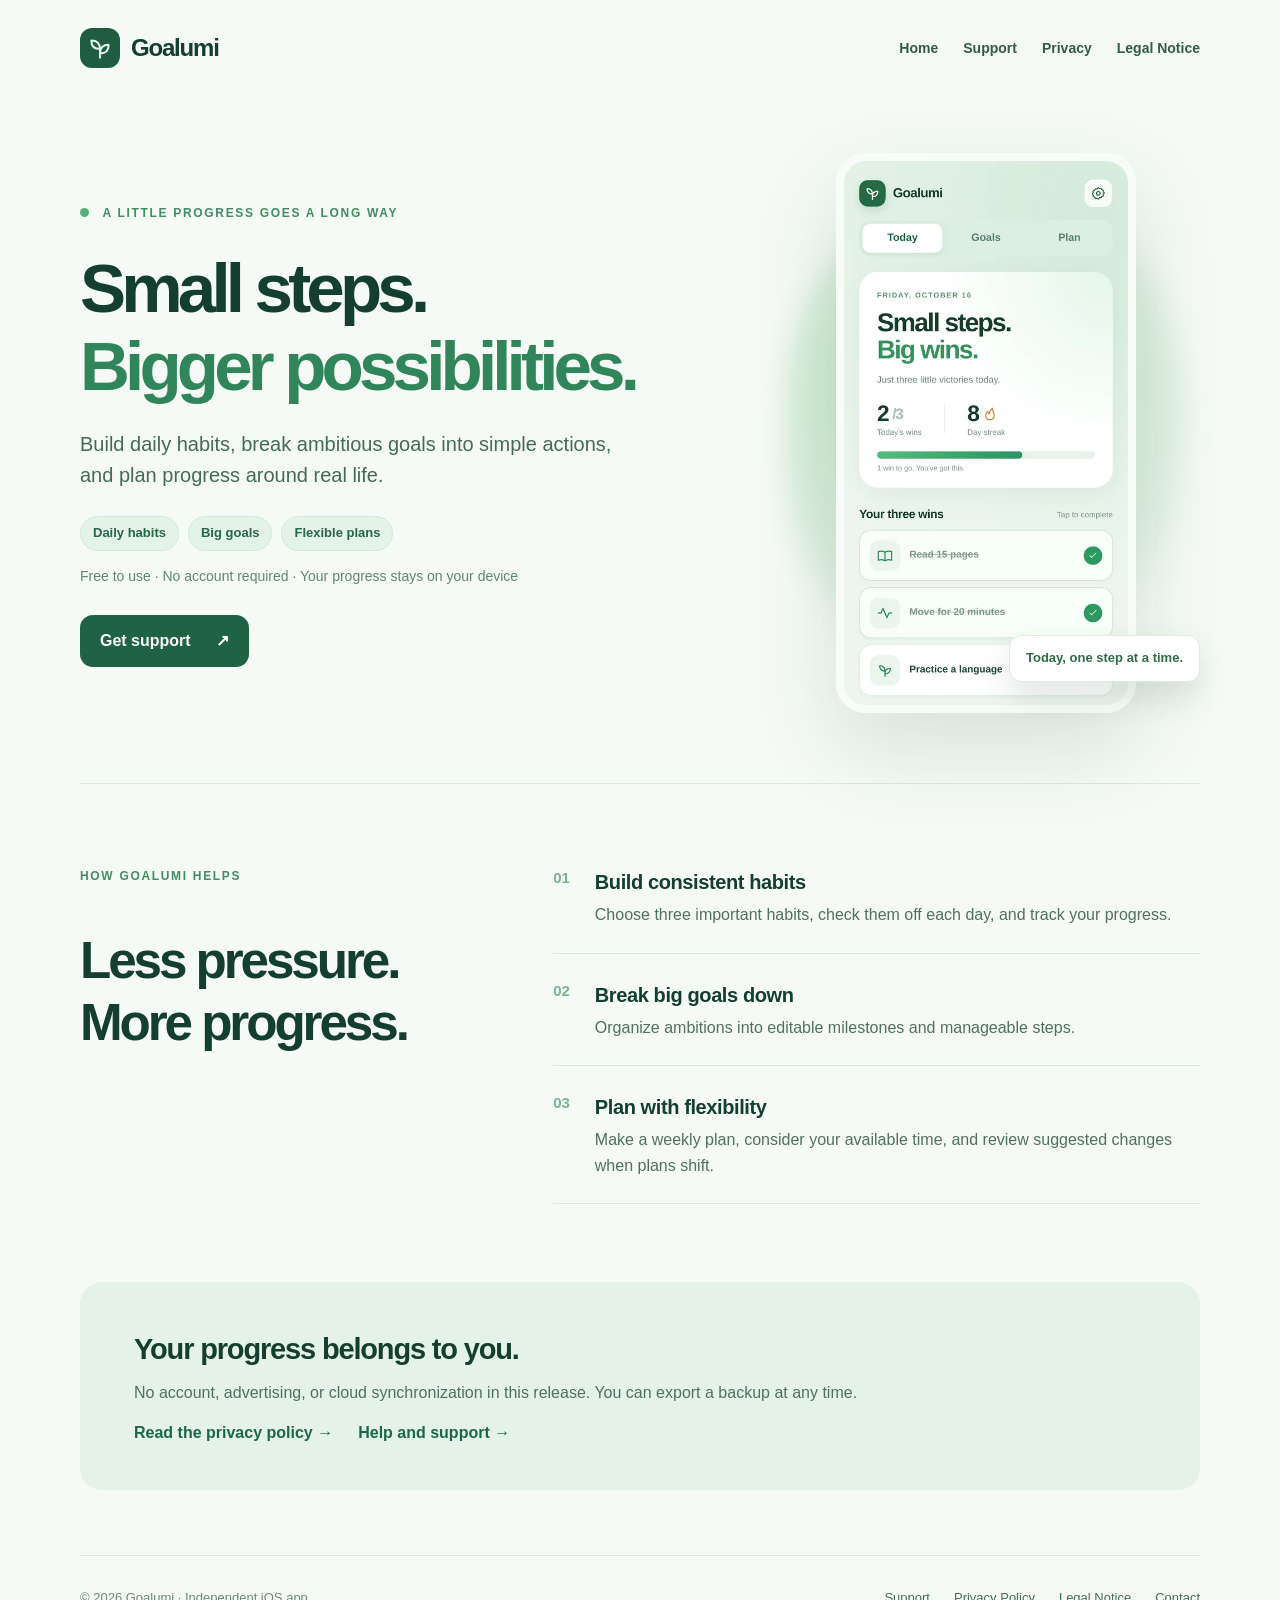
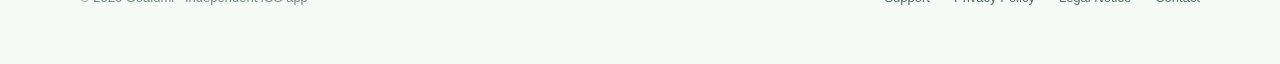
<file: index.html>
<!doctype html><html lang="en"><head><meta charset="utf-8"><meta name="viewport" content="width=device-width,initial-scale=1"><meta name="color-scheme" content="light"><meta name="theme-color" content="#edf6ee"><meta name="description" content="Goalumi helps you build habits and turn bigger goals into small, manageable steps."><link rel="icon" href="assets/goalumi-icon.png" type="image/png"><link rel="stylesheet" href="styles.css"><title>Goalumi — Small steps. Bigger possibilities.</title></head><body><header class="topbar wrap"><a class="brand" href="index.html"><span class="mark"><svg viewBox="0 0 24 24" aria-hidden="true"><path d="M12 21v-8M12 13C6.5 13 4 9.6 4 5c5 0 8 2.7 8 8ZM12 17c0-5.4 2.5-8 8-8 0 5.4-2.5 8-8 8Z"/></svg></span>Goalumi</a><nav aria-label="Site"><a href="index.html">Home</a><a href="support.html">Support</a><a href="privacy.html">Privacy</a><a href="impressum.html">Legal Notice</a></nav></header><main><section class="hero wrap"><div class="hero-copy"><span class="eyebrow"><span class="eyedot"></span> A little progress goes a long way</span><h1>Small steps.<br><em>Bigger possibilities.</em></h1><p class="lead">Build daily habits, break ambitious goals into simple actions, and plan progress around real life.</p><div class="tags"><span>Daily habits</span><span>Big goals</span><span>Flexible plans</span></div><p class="muted">Free to use · No account required · Your progress stays on your device</p><a class="mainbutton" href="support.html">Get support <span aria-hidden="true">↗</span></a></div><div class="hero-visual"><div class="visual-back"></div><img src="assets/goalumi-preview.webp" alt="Goalumi daily habits interface with sample progress" width="510" height="1105"><span class="visual-note">Today, one step at a time.</span></div></section><section class="features wrap"><div><span class="eyebrow">HOW GOALUMI HELPS</span><h2>Less pressure.<br>More progress.</h2></div><div class="feature-list"><article><span class="number">01</span><div><h3>Build consistent habits</h3><p>Choose three important habits, check them off each day, and track your progress.</p></div></article><article><span class="number">02</span><div><h3>Break big goals down</h3><p>Organize ambitions into editable milestones and manageable steps.</p></div></article><article><span class="number">03</span><div><h3>Plan with flexibility</h3><p>Make a weekly plan, consider your available time, and review suggested changes when plans shift.</p></div></article></div></section><section class="bottom-cta wrap"><h2>Your progress belongs to you.</h2><p>No account, advertising, or cloud synchronization in this release. You can export a backup at any time.</p><div class="links"><a href="privacy.html">Read the privacy policy →</a><a href="support.html">Help and support →</a></div></section></main><footer class="footer wrap"><span>© 2026 Goalumi · Independent iOS app</span><div><a href="support.html">Support</a><a href="privacy.html">Privacy Policy</a><a href="impressum.html">Legal Notice</a><a href="mailto:goalumi.support@gmail.com">Contact</a></div></footer></body></html>
</file>
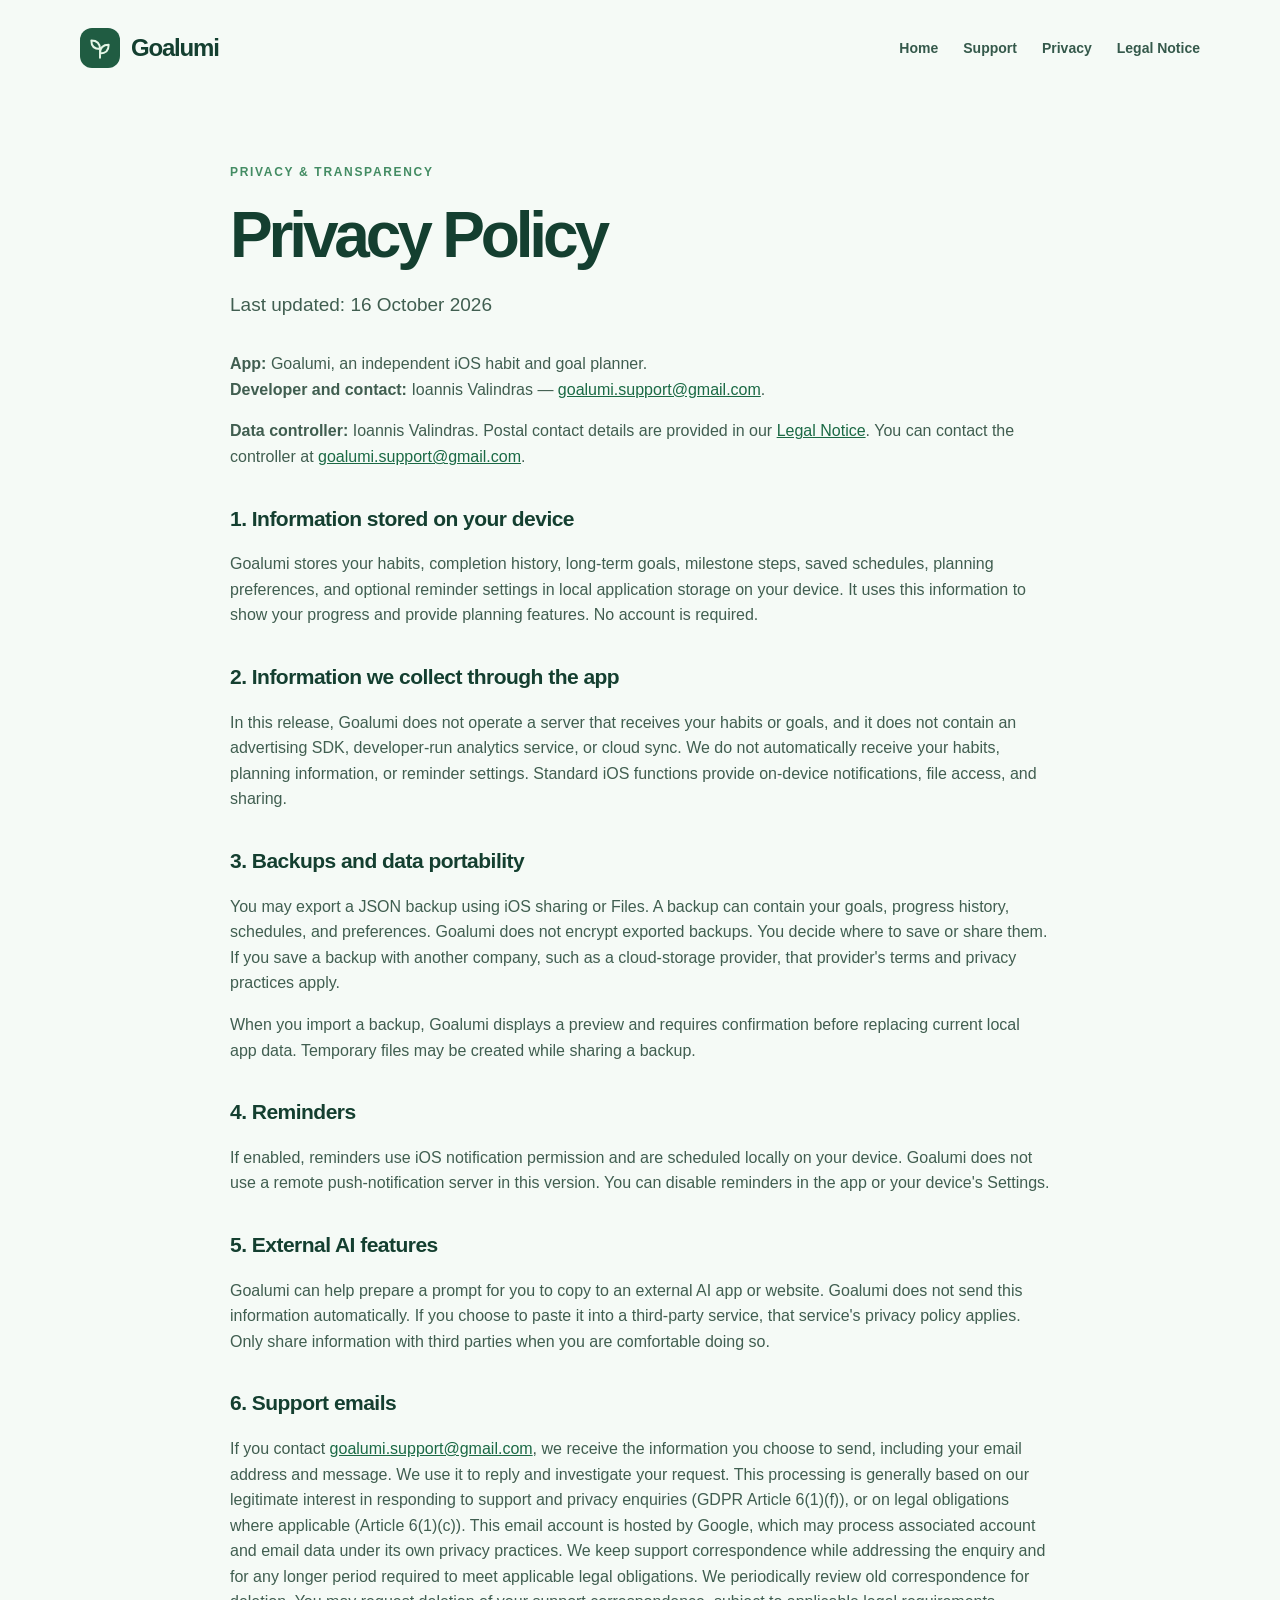
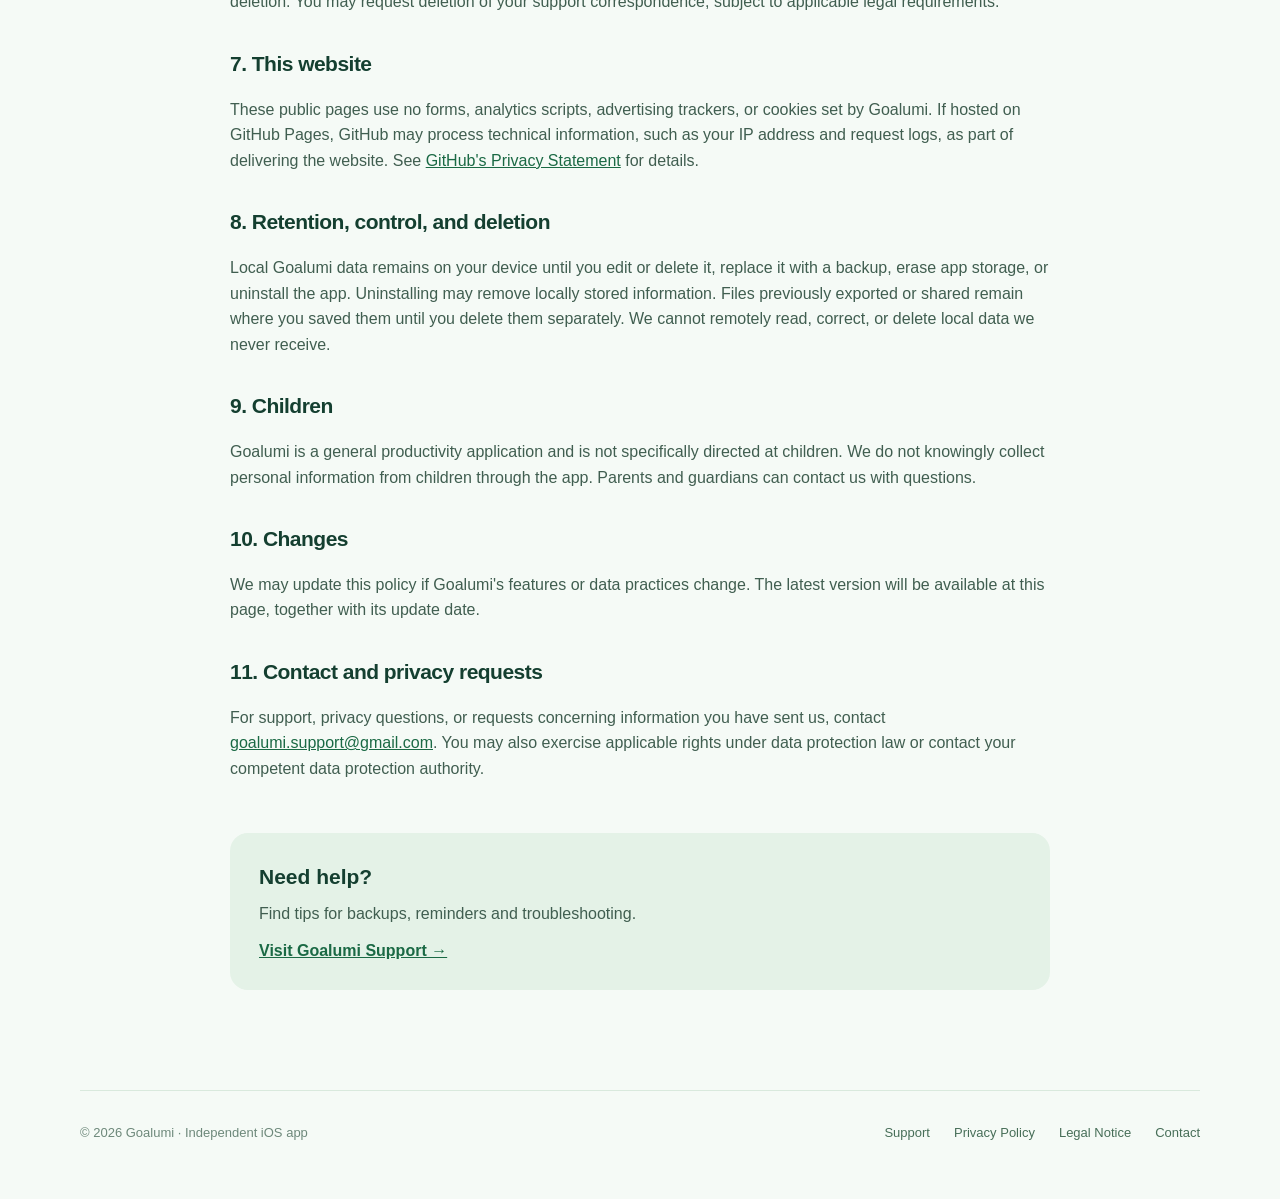
<file: privacy.html>
<!doctype html><html lang="en"><head><meta charset="utf-8"><meta name="viewport" content="width=device-width,initial-scale=1"><meta name="color-scheme" content="light"><meta name="theme-color" content="#edf6ee"><meta name="description" content="Goalumi helps you build habits and turn bigger goals into small, manageable steps."><link rel="icon" href="assets/goalumi-icon.png" type="image/png"><link rel="stylesheet" href="styles.css"><title>Goalumi — Privacy Policy</title></head><body><header class="topbar wrap"><a class="brand" href="index.html"><span class="mark"><svg viewBox="0 0 24 24" aria-hidden="true"><path d="M12 21v-8M12 13C6.5 13 4 9.6 4 5c5 0 8 2.7 8 8ZM12 17c0-5.4 2.5-8 8-8 0 5.4-2.5 8-8 8Z"/></svg></span>Goalumi</a><nav aria-label="Site"><a href="index.html">Home</a><a href="support.html">Support</a><a href="privacy.html">Privacy</a><a href="impressum.html">Legal Notice</a></nav></header><main class="wrap interior legal"><span class="eyebrow">PRIVACY & TRANSPARENCY</span><h1>Privacy Policy</h1><p class="intro">Last updated: 16 October 2026</p><p><strong>App:</strong> Goalumi, an independent iOS habit and goal planner.<br><strong>Developer and contact:</strong> Ioannis Valindras — <a href="mailto:goalumi.support@gmail.com">goalumi.support@gmail.com</a>.</p><p><strong>Data controller:</strong> Ioannis Valindras. Postal contact details are provided in our <a href="impressum.html">Legal Notice</a>. You can contact the controller at <a href="mailto:goalumi.support@gmail.com">goalumi.support@gmail.com</a>.</p><h2>1. Information stored on your device</h2><p>Goalumi stores your habits, completion history, long-term goals, milestone steps, saved schedules, planning preferences, and optional reminder settings in local application storage on your device. It uses this information to show your progress and provide planning features. No account is required.</p><h2>2. Information we collect through the app</h2><p>In this release, Goalumi does not operate a server that receives your habits or goals, and it does not contain an advertising SDK, developer-run analytics service, or cloud sync. We do not automatically receive your habits, planning information, or reminder settings. Standard iOS functions provide on-device notifications, file access, and sharing.</p><h2>3. Backups and data portability</h2><p>You may export a JSON backup using iOS sharing or Files. A backup can contain your goals, progress history, schedules, and preferences. Goalumi does not encrypt exported backups. You decide where to save or share them. If you save a backup with another company, such as a cloud-storage provider, that provider's terms and privacy practices apply.</p><p>When you import a backup, Goalumi displays a preview and requires confirmation before replacing current local app data. Temporary files may be created while sharing a backup.</p><h2>4. Reminders</h2><p>If enabled, reminders use iOS notification permission and are scheduled locally on your device. Goalumi does not use a remote push-notification server in this version. You can disable reminders in the app or your device's Settings.</p><h2>5. External AI features</h2><p>Goalumi can help prepare a prompt for you to copy to an external AI app or website. Goalumi does not send this information automatically. If you choose to paste it into a third-party service, that service's privacy policy applies. Only share information with third parties when you are comfortable doing so.</p><h2>6. Support emails</h2><p>If you contact <a href="mailto:goalumi.support@gmail.com">goalumi.support@gmail.com</a>, we receive the information you choose to send, including your email address and message. We use it to reply and investigate your request. This processing is generally based on our legitimate interest in responding to support and privacy enquiries (GDPR Article 6(1)(f)), or on legal obligations where applicable (Article 6(1)(c)). This email account is hosted by Google, which may process associated account and email data under its own privacy practices. We keep support correspondence while addressing the enquiry and for any longer period required to meet applicable legal obligations. We periodically review old correspondence for deletion. You may request deletion of your support correspondence, subject to applicable legal requirements.</p><h2>7. This website</h2><p>These public pages use no forms, analytics scripts, advertising trackers, or cookies set by Goalumi. If hosted on GitHub Pages, GitHub may process technical information, such as your IP address and request logs, as part of delivering the website. See <a href="https://docs.github.com/en/site-policy/privacy-policies/github-general-privacy-statement" rel="noopener noreferrer">GitHub's Privacy Statement</a> for details.</p><h2>8. Retention, control, and deletion</h2><p>Local Goalumi data remains on your device until you edit or delete it, replace it with a backup, erase app storage, or uninstall the app. Uninstalling may remove locally stored information. Files previously exported or shared remain where you saved them until you delete them separately. We cannot remotely read, correct, or delete local data we never receive.</p><h2>9. Children</h2><p>Goalumi is a general productivity application and is not specifically directed at children. We do not knowingly collect personal information from children through the app. Parents and guardians can contact us with questions.</p><h2>10. Changes</h2><p>We may update this policy if Goalumi's features or data practices change. The latest version will be available at this page, together with its update date.</p><h2>11. Contact and privacy requests</h2><p>For support, privacy questions, or requests concerning information you have sent us, contact <a href="mailto:goalumi.support@gmail.com">goalumi.support@gmail.com</a>. You may also exercise applicable rights under data protection law or contact your competent data protection authority.</p><div class="softcall"><h3>Need help?</h3><p>Find tips for backups, reminders and troubleshooting.</p><a href="support.html">Visit Goalumi Support →</a></div></main><footer class="footer wrap"><span>© 2026 Goalumi · Independent iOS app</span><div><a href="support.html">Support</a><a href="privacy.html">Privacy Policy</a><a href="impressum.html">Legal Notice</a><a href="mailto:goalumi.support@gmail.com">Contact</a></div></footer></body></html>
</file>
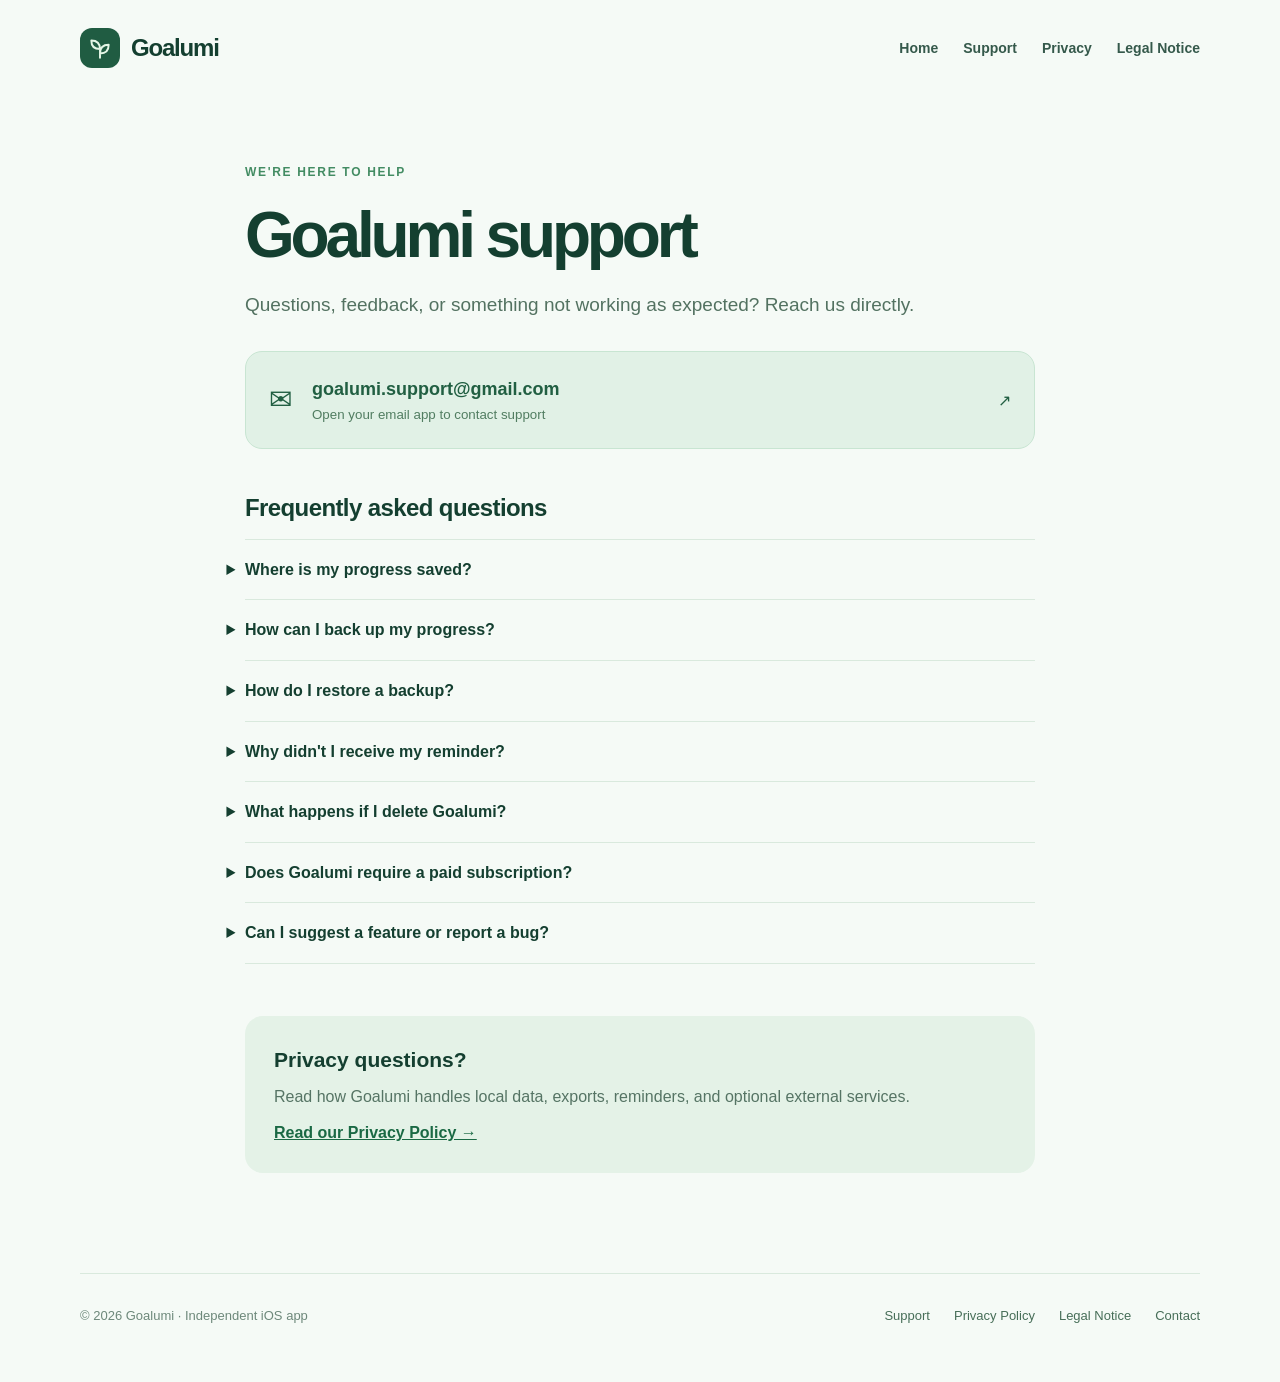
<file: support.html>
<!doctype html><html lang="en"><head><meta charset="utf-8"><meta name="viewport" content="width=device-width,initial-scale=1"><meta name="color-scheme" content="light"><meta name="theme-color" content="#edf6ee"><meta name="description" content="Goalumi helps you build habits and turn bigger goals into small, manageable steps."><link rel="icon" href="assets/goalumi-icon.png" type="image/png"><link rel="stylesheet" href="styles.css"><title>Goalumi — Help &amp; Support</title></head><body><header class="topbar wrap"><a class="brand" href="index.html"><span class="mark"><svg viewBox="0 0 24 24" aria-hidden="true"><path d="M12 21v-8M12 13C6.5 13 4 9.6 4 5c5 0 8 2.7 8 8ZM12 17c0-5.4 2.5-8 8-8 0 5.4-2.5 8-8 8Z"/></svg></span>Goalumi</a><nav aria-label="Site"><a href="index.html">Home</a><a href="support.html">Support</a><a href="privacy.html">Privacy</a><a href="impressum.html">Legal Notice</a></nav></header><main class="wrap interior"><span class="eyebrow">WE'RE HERE TO HELP</span><h1>Goalumi support</h1><p class="intro">Questions, feedback, or something not working as expected? Reach us directly.</p><a class="contact-card" href="mailto:goalumi.support@gmail.com?subject=Goalumi%20Support"><span class="contact-icon">✉</span><span><strong>goalumi.support@gmail.com</strong><small>Open your email app to contact support</small></span><span aria-hidden="true">↗</span></a><h2>Frequently asked questions</h2><div class="faq"><details><summary>Where is my progress saved?</summary><p>Goalumi keeps your habits, goals, history, and planning information locally on your device. It does not currently sync data between devices.</p></details><details><summary>How can I back up my progress?</summary><p>Open Goalumi → Settings → Back up my progress. Export the JSON file and save it somewhere you control, such as Files or your chosen cloud storage. The backup can contain personal goals and history and is not encrypted by Goalumi.</p></details><details><summary>How do I restore a backup?</summary><p>In Goalumi's Settings, choose the import/restore option, select a backup file, review the preview, and confirm only if you want to replace your device's current Goalumi data.</p></details><details><summary>Why didn't I receive my reminder?</summary><p>Check that the reminder is enabled in Goalumi and that Notifications are allowed for Goalumi in iPhone Settings. iOS may manage notification delivery according to Focus and other device settings.</p></details><details><summary>What happens if I delete Goalumi?</summary><p>Uninstalling the app may remove locally stored progress. Save an exported backup before uninstalling or changing devices. We cannot recover data that was never backed up.</p></details><details><summary>Does Goalumi require a paid subscription?</summary><p>No. Goalumi 1.0 is free and has no subscriptions, in-app purchases, or ads.</p></details><details><summary>Can I suggest a feature or report a bug?</summary><p>Yes. Email us with a short description, the app version, your iOS version, and the steps to reproduce the issue. Please avoid sending private goal information or backup files unless you choose to and they are necessary.</p></details></div><div class="softcall"><h3>Privacy questions?</h3><p>Read how Goalumi handles local data, exports, reminders, and optional external services.</p><a href="privacy.html">Read our Privacy Policy →</a></div></main><footer class="footer wrap"><span>© 2026 Goalumi · Independent iOS app</span><div><a href="support.html">Support</a><a href="privacy.html">Privacy Policy</a><a href="impressum.html">Legal Notice</a><a href="mailto:goalumi.support@gmail.com">Contact</a></div></footer></body></html>
</file>
<file: styles.css>
:root{color-scheme:light;--ink:#143f30;--green:#1e6547;--mint:#dff0e4;--bg:#f5faf6;--border:#d9e9dd;--secondary:#58736a}*{box-sizing:border-box}html{scroll-behavior:smooth}body{margin:0;background:var(--bg);color:var(--ink);font:16px/1.6 -apple-system,BlinkMacSystemFont,"Segoe UI",Arial,sans-serif}a{color:#1a6944}a:focus-visible,summary:focus-visible{outline:3px solid #8cd8a7;outline-offset:4px}.wrap{width:min(1120px,calc(100% - 44px));margin-inline:auto}.topbar{min-height:96px;display:flex;justify-content:space-between;align-items:center}.brand{display:flex;align-items:center;gap:11px;font-weight:800;letter-spacing:-.05em;font-size:24px;text-decoration:none;color:var(--ink)}.mark{display:grid;place-items:center;width:40px;height:40px;border-radius:12px;background:#205c42}.mark svg{width:26px;height:26px;fill:none;stroke:#e4f6e6;stroke-width:1.8;stroke-linecap:round;stroke-linejoin:round}.topbar nav{display:flex;gap:25px}.topbar nav a{font-size:14px;font-weight:650;text-decoration:none;color:#35594b}.topbar nav a:hover,.footer a:hover{text-decoration:underline}.hero{display:grid;grid-template-columns:1.2fr .8fr;min-height:660px;align-items:center;gap:50px;padding-block:52px 65px}.eyebrow{font-size:12px;font-weight:800;letter-spacing:.14em;color:#438c63;text-transform:uppercase}.eyedot{display:inline-block;width:9px;height:9px;border-radius:50%;background:#54af78;margin-right:9px}.hero h1{font-size:clamp(44px,5.4vw,79px);letter-spacing:-.07em;line-height:1.13;margin:24px 0}.hero h1 em{font-style:normal;color:#30865a}.lead{font-size:20px;max-width:540px;color:#466a58;line-height:1.55}.tags{display:flex;flex-wrap:wrap;gap:9px;margin-top:25px}.tags span{background:#e4f3e8;border:1px solid #d2e9d9;padding:6px 12px;border-radius:99px;font-size:13px;color:#286746;font-weight:700}.muted{color:#648474;font-size:14px}.mainbutton{display:inline-flex;gap:25px;background:#1f6344;color:white;text-decoration:none;padding:13px 20px;border-radius:13px;font-weight:700;margin-top:14px}.hero-visual{position:relative;display:flex;justify-content:center;align-items:center;min-height:570px}.visual-back{position:absolute;border-radius:44%;width:94%;height:84%;background:radial-gradient(circle at 40% 40%,#c0e6c5,#e3f1e4 65%,transparent 80%);filter:blur(13px)}.hero-visual img{position:relative;width:300px;max-width:80%;height:560px;object-fit:cover;object-position:top;border-radius:30px;box-shadow:0 34px 85px #17432d22;border:8px solid #f8fcf9}.visual-note{position:absolute;bottom:36px;right:0;background:white;border:1px solid #dceee0;border-radius:12px;padding:12px 16px;font-size:13px;font-weight:800;color:#2d6d4a;box-shadow:0 16px 32px #224a3522}.features{padding-block:78px;border-top:1px solid var(--border);display:grid;grid-template-columns:.75fr 1.25fr;gap:85px}.features h2{font-size:clamp(34px,4vw,55px);letter-spacing:-.06em;line-height:1.2}.feature-list article{display:flex;gap:25px;border-bottom:1px solid var(--border);padding:25px 0}.feature-list article:first-child{padding-top:4px}.number{color:#78b68e;font-weight:850;font-size:15px}.feature-list h3{font-size:20px;letter-spacing:-.02em;margin:0 0 4px}.feature-list p{color:#527061;margin:0}.bottom-cta{background:#e4f2e7;padding:44px 54px;border-radius:22px;margin-bottom:65px}.bottom-cta h2{font-size:29px;letter-spacing:-.04em;margin:0 0 7px}.bottom-cta p{color:#527061;margin:0}.links{display:flex;gap:25px;margin-top:15px}.links a{font-weight:750;text-decoration:none}.footer{border-top:1px solid var(--border);padding-block:32px 55px;display:flex;justify-content:space-between;gap:30px;font-size:13px;color:#6d887a}.footer div{display:flex;gap:24px}.footer a{text-decoration:none;color:#476e58}.interior{max-width:790px;min-height:73vh;padding-block:62px 100px}.interior h1{font-size:clamp(42px,6vw,64px);letter-spacing:-.065em;line-height:1.13;margin:15px 0 17px}.intro{font-size:19px;color:#537261;margin-bottom:31px}.interior h2{margin:40px 0 11px;letter-spacing:-.025em;font-size:24px}.contact-card{display:flex;align-items:center;gap:20px;background:#e1f1e6;border:1px solid #c8e5d2;padding:23px;border-radius:17px;text-decoration:none;color:#215f42}.contact-card .contact-icon{font-size:28px}.contact-card span:nth-child(2){flex:1}.contact-card strong{font-size:18px}.contact-card small{display:block;color:#517d61}.faq{border-top:1px solid var(--border)}.faq details{border-bottom:1px solid var(--border);padding:17px 0}.faq summary{font-weight:750;cursor:pointer;list-style-position:outside}.faq p{color:#527061;margin:9px 0 3px}.softcall{margin-top:52px;background:#e4f2e7;padding:27px 29px;border-radius:18px}.softcall h3{margin:0 0 7px;font-size:21px}.softcall p{color:#557464;margin:0 0 11px}.softcall a{font-weight:750}.legal{max-width:820px}.legal h2{margin-top:32px;font-size:21px}.legal p{color:#405e50}.legal a{overflow-wrap:anywhere}@media(max-width:760px){.topbar{min-height:76px}.topbar nav{gap:14px}.topbar nav a{font-size:13px}.brand{font-size:20px}.hero{grid-template-columns:1fr;padding:45px 0;gap:10px}.hero h1{font-size:clamp(42px,11vw,66px)}.hero-visual{min-height:460px}.hero-visual img{height:425px;width:230px}.visual-note{right:5%;bottom:8px}.features{grid-template-columns:1fr;gap:20px;padding-block:50px}.bottom-cta{padding:30px 25px}.footer{flex-direction:column;gap:15px}.interior{padding-block:45px 75px}.contact-card strong{font-size:15px}.links{flex-direction:column;gap:10px}}@media(prefers-reduced-motion:reduce){html{scroll-behavior:auto}}
.missing{color:#855119;background:#fff1d0;padding:2px 5px;border-radius:4px}.topbar nav{flex-wrap:wrap;justify-content:flex-end}.softcall[role="note"]{background:#fff3d9;border:1px solid #f0d29a;margin-top:14px}.softcall[role="note"] p{margin-bottom:0}.legal .softcall[role="note"] h3{font-size:17px}
@media(max-width:500px){.topbar{align-items:flex-start;gap:8px;padding-top:14px;padding-bottom:12px}.topbar nav{gap:8px 12px;max-width:65%}.topbar nav a{font-size:12px}.footer div{flex-wrap:wrap;gap:8px 16px}}
</file>
